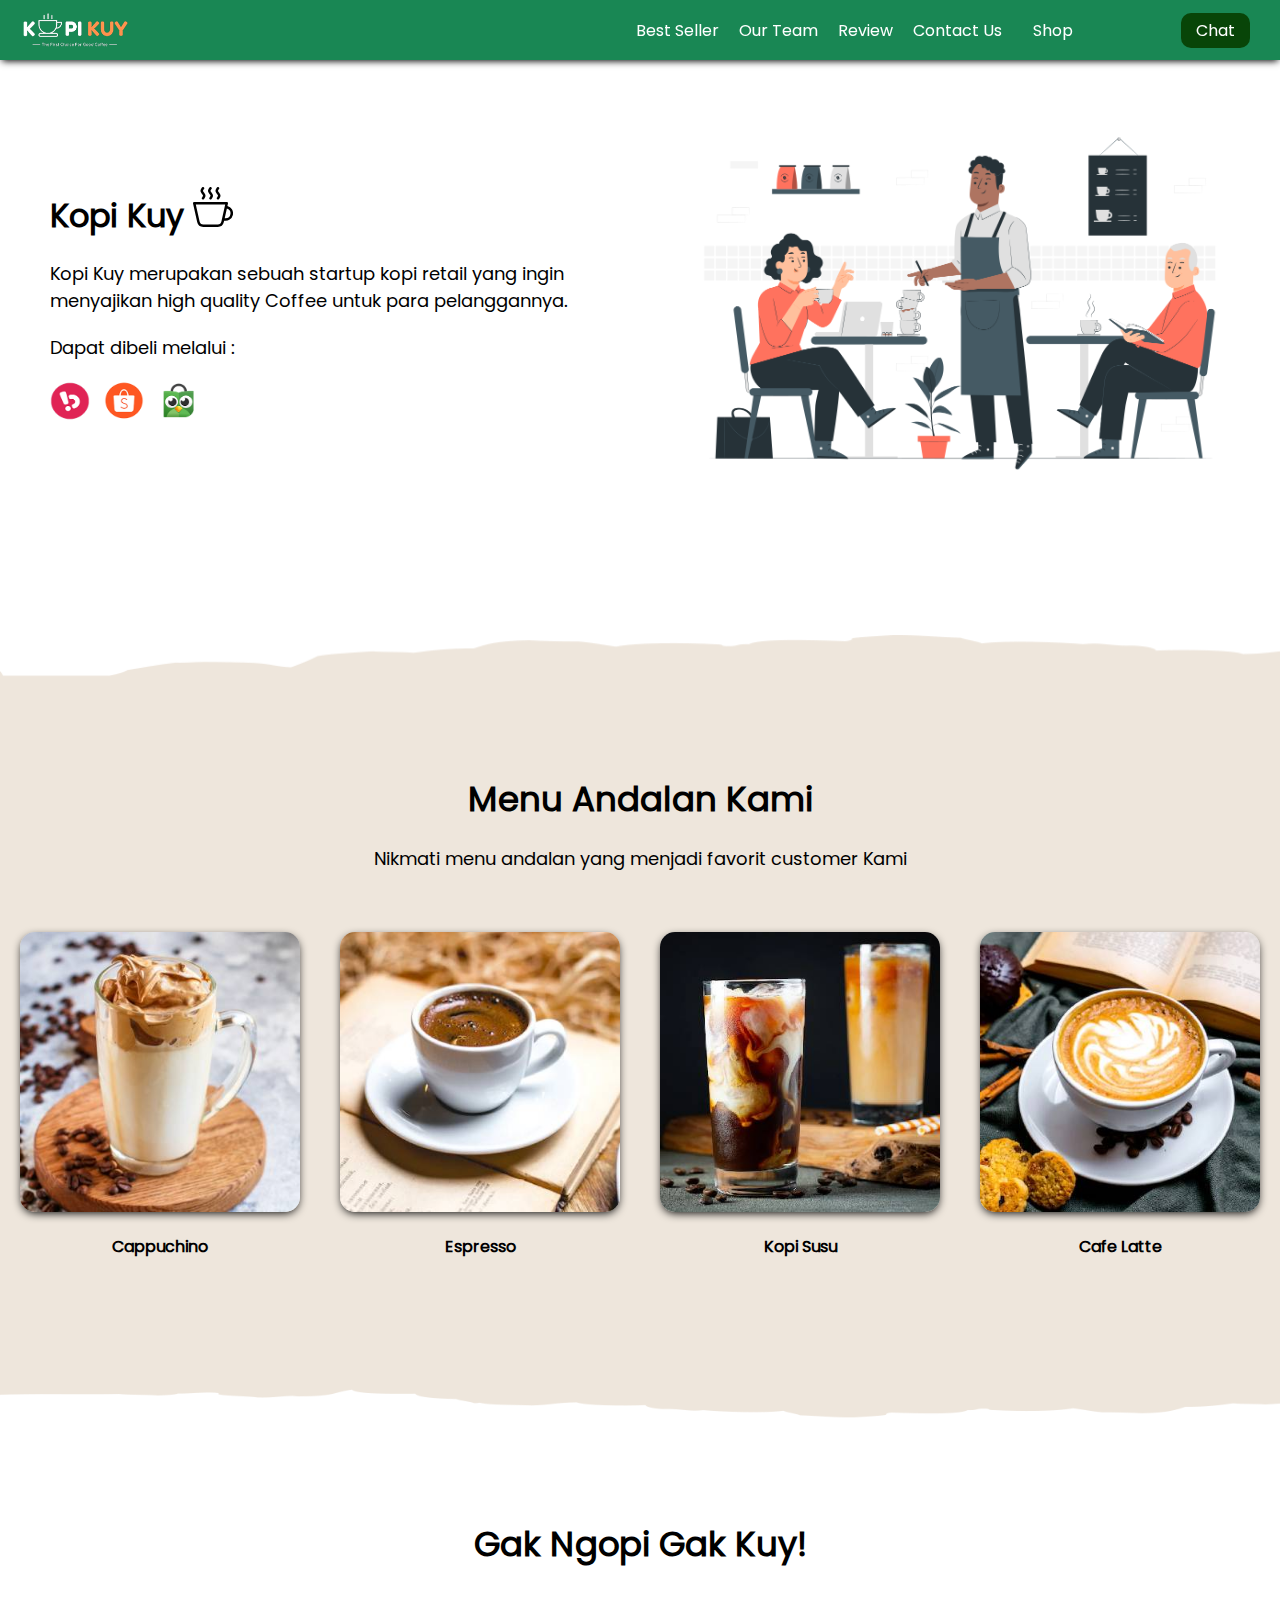
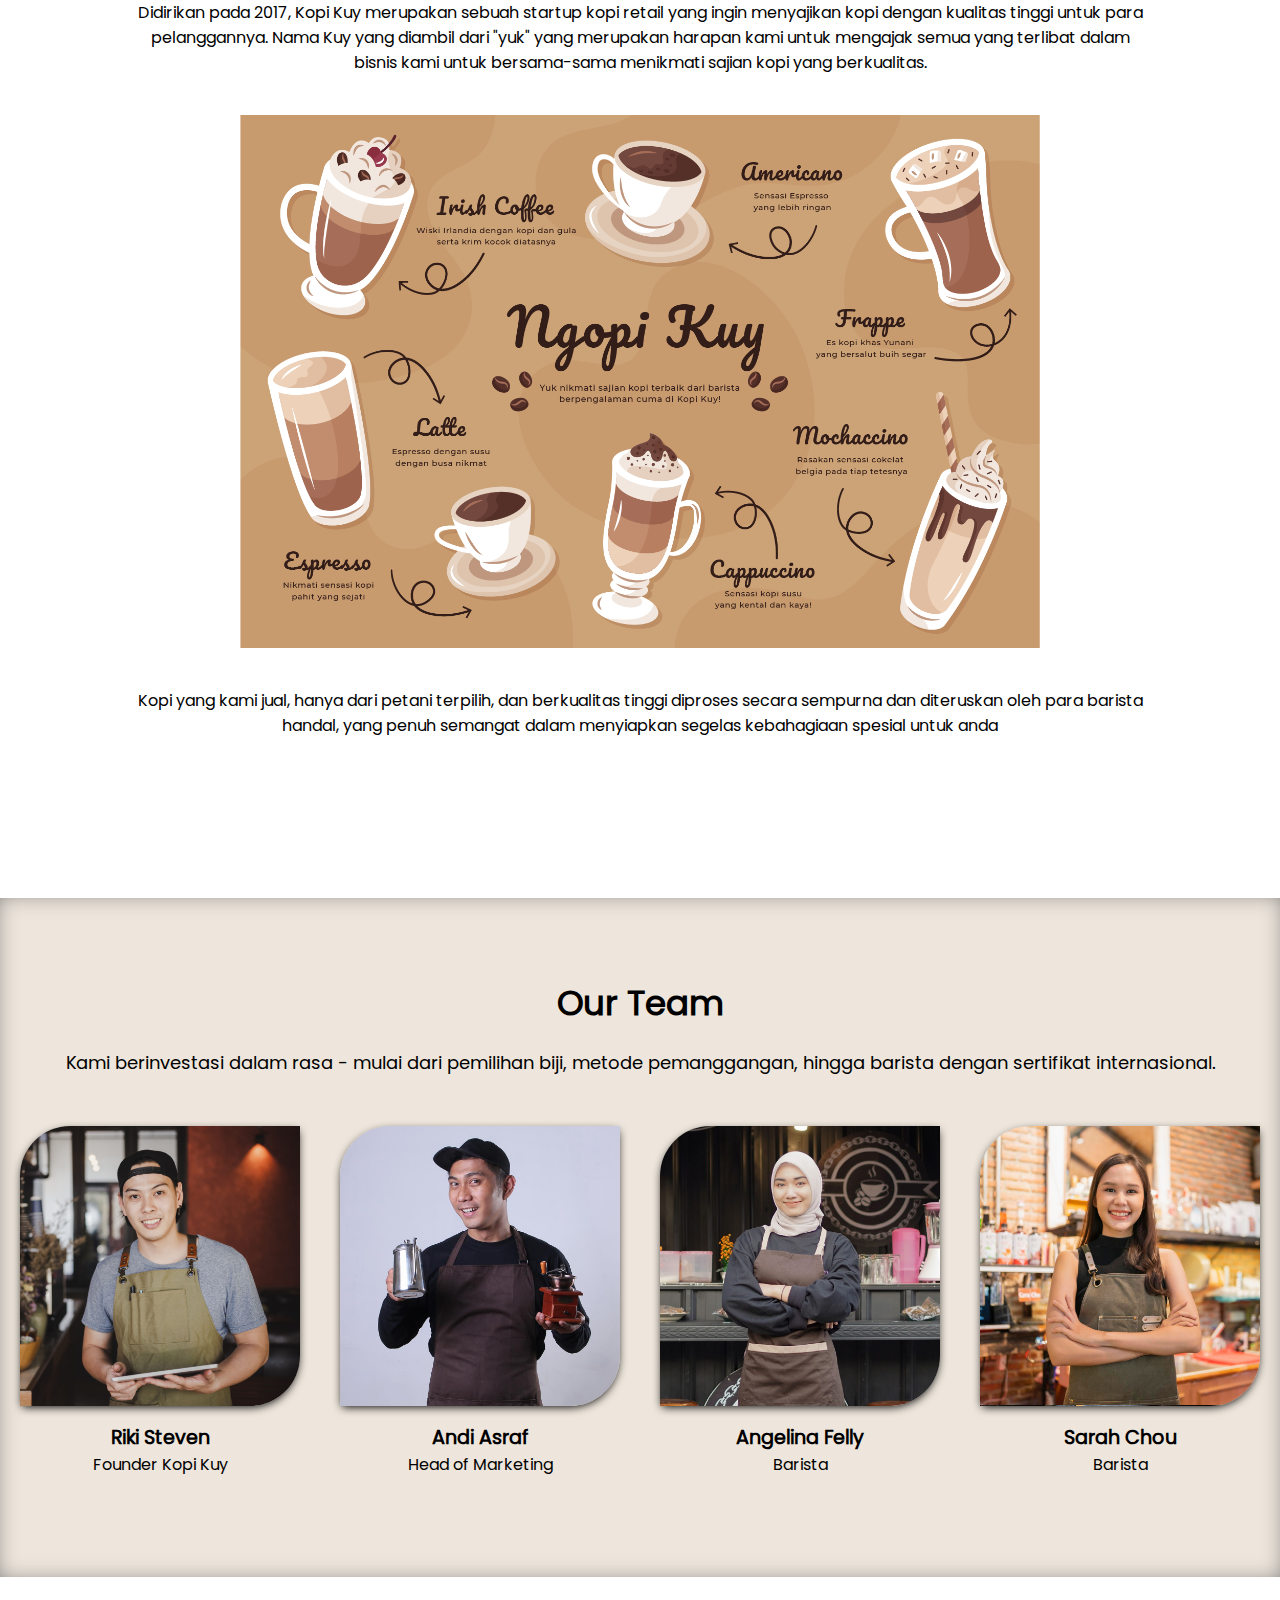
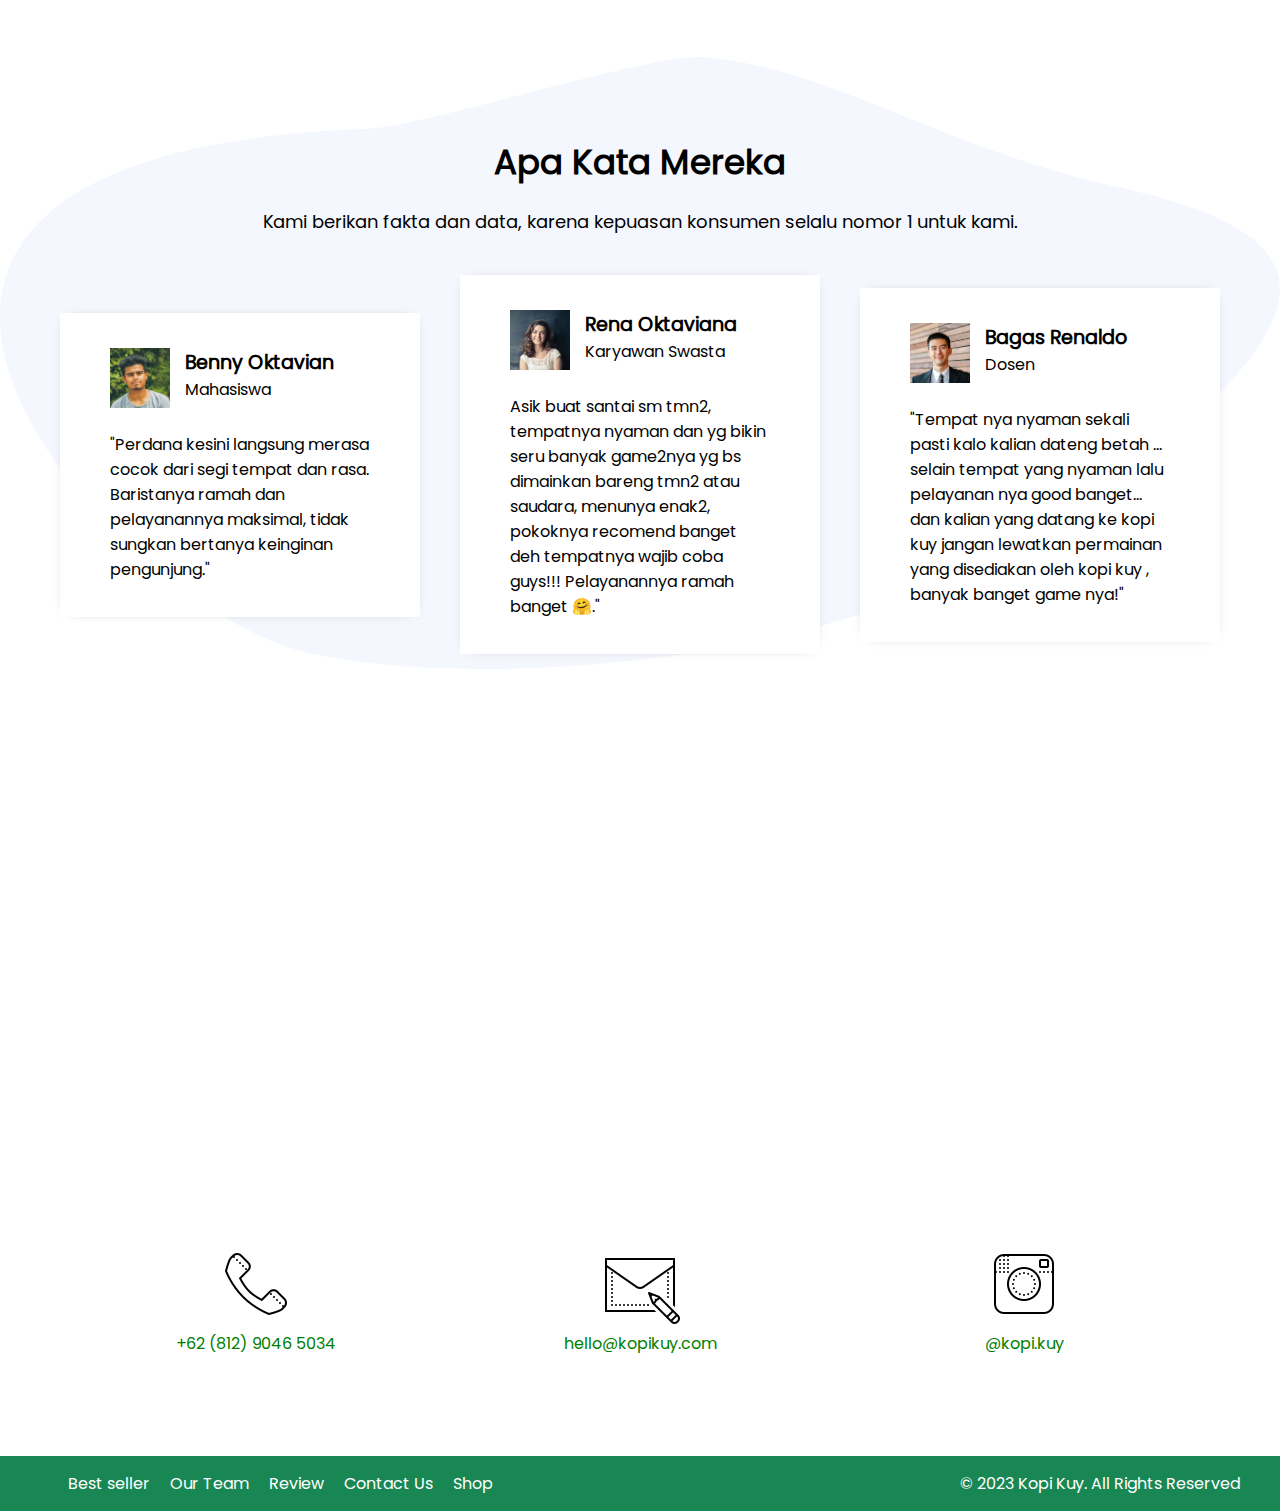
<file: index.html>
<!DOCTYPE html>
<html lang="id">

<head>
    <meta charset="UTF-8">
    <meta http-equiv="X-UA-Compatible" content="IE=edge">
    <meta name="viewport" content="width=device-width, initial-scale=1.0">
    <link rel="shortcut icon" href="images/favicon.ico" type="image/x-icon">
    <title>Website Kopi Kuy</title>
    <link rel="stylesheet" href="css/style.css">
</head>

<body>
    <nav>
        <img class="logo" src="images/logo/logo_kuy.png">
        <div class="navigasi">
            <a href="#best-seller">Best Seller</a>
            <a href="#our-team">Our Team</a>
            <a href="#review">Review</a>
            <a href="#contact-us">Contact Us</a>
        </div>
        <a class="shop" href="produk.html">Shop</a>
        <a class="chat" href="https://wa.me/628123456?text=Saya ingin bertanya" target="_blank">Chat</a>
    </nav>

    <!-- Tulis Kode HTML / <header> Setelah baris di bawah ini (baris 28) -->


    <header>
        <div class="kiri">
            <h1>
                Kopi Kuy
                <img src="images/icon/icon_kopi.svg" alt="">
            </h1>

            <p>
                Kopi Kuy merupakan sebuah startup kopi retail yang ingin menyajikan
                high quality Coffee untuk para pelanggannya.
            </p>

            <p>
                Dapat dibeli melalui :
            </p>

            <div class="olshop">
                <img src="images/logo/logo_bukalapak.png" alt="">
                <img src="images/logo/logo_shopee.png" alt="">
                <img src="images/logo/logo_tokopedia.png" alt="">
            </div>

        </div>

        <div class="kanan">
            <img src="images/header/header2.png" alt="">

        </div>
    </header>

    <main>
        <section class="best-seller" id="best-seller">
            <h2>
                Menu Andalan Kami
            </h2>
            <p>
                Nikmati menu andalan yang menjadi favorit customer Kami
            </p>

            <div class="produk">
                <img src="images/produk/product_capuchino.jpg" alt="">
                <p>Cappuchino</p>
            </div>
            <div class="produk">
                <img src="images/produk/product_espresso.jpg" alt="">
                <p>Espresso</p>
            </div>
            <div class="produk">
                <img src="images/produk/product_kopi_susu.jpg" alt="">
                <p>Kopi Susu</p>
            </div>
            <div class="produk">
                <img src="images/produk/product_latte.jpg" alt="">
                <p>Cafe Latte</p>
            </div>
        </section>

        <section class="about-us" id="about-us">
            <h2>
                Gak Ngopi Gak Kuy!
            </h2>

            <p>
                Didirikan pada 2017, Kopi Kuy merupakan sebuah startup kopi retail
                yang ingin menyajikan kopi dengan kualitas tinggi untuk para pelanggannya.
                Nama Kuy yang diambil dari "yuk" yang merupakan harapan kami untuk mengajak semua
                yang terlibat dalam bisnis kami untuk bersama-sama menikmati sajian kopi yang berkualitas.
            </p>
            <img src="images/about-us/aset_kopi_jumbo.png" alt="">
            <p>
                Kopi yang kami jual, hanya dari petani terpilih, dan berkualitas tinggi diproses
                secara sempurna dan diteruskan oleh para barista handal, yang penuh semangat
                dalam menyiapkan segelas kebahagiaan spesial untuk anda
            </p>
        </Section>

        <section class="our-team" id="our-team">
            <h2>Our Team</h2>

            <p>Kami berinvestasi dalam rasa - mulai dari pemilihan biji, metode pemanggangan,
                hingga barista dengan sertifikat internasional.</p>

            <div class="team">
                <img src="images/team/team1.jpg" alt="">
                <h3>Riki Steven</h3>
                <p>Founder Kopi Kuy</p>
            </div>

            <div class="team">
                <img src="images/team/team2.jpg" alt="">
                <h3>Andi Asraf</h3>
                <p>Head of Marketing</p>
            </div>

            <div class="team">
                <img src="images/team/team3.jpg" alt="">
                <h3>Angelina Felly</h3>
                <p>Barista</p>
            </div>

            <div class="team">
                <img src="images/team/team4.jpg" alt="">
                <h3>Sarah Chou</h3>
                <p>Barista</p>
            </div>


        </section>

        <section class="review" id="review">
            <h2>Apa Kata Mereka</h2>

            <p>Kami berikan fakta dan data, karena kepuasan konsumen selalu nomor 1 untuk kami.</p>

            <div class="testimoni">
                <img src="images/customer/customer1.jpg" alt="">
                <div class="profile">
                    <h3>Benny Oktavian</h3>
                    <p>Mahasiswa</p>
                </div>
                <p>"Perdana kesini langsung merasa cocok dari segi tempat dan rasa.
                    Baristanya ramah dan pelayanannya maksimal, tidak sungkan bertanya keinginan pengunjung."</p>
            </div>

            <div class="testimoni">
                <img src="images/customer/customer2.jpg" alt="">
                <div class="profile">
                    <h3>Rena Oktaviana</h3>
                    <p>Karyawan Swasta</p>
                </div>
                <p>Asik buat santai sm tmn2, tempatnya nyaman dan yg bikin seru banyak game2nya
                    yg bs dimainkan bareng tmn2 atau saudara, menunya enak2, pokoknya recomend
                    banget deh tempatnya wajib coba guys!!! Pelayanannya ramah banget 🤗."</p>
            </div>

            <div class="testimoni">
                <img src="images/customer/customer3.jpg" alt="">
                <div class="profile">
                    <h3>Bagas Renaldo</h3>
                    <p>Dosen</p>
                </div>
                <p>"Tempat nya nyaman sekali pasti kalo kalian dateng betah ...
                    selain tempat yang nyaman lalu pelayanan nya good banget...
                    dan kalian yang datang ke kopi kuy jangan lewatkan permainan yang disediakan
                    oleh kopi kuy , banyak banget game nya!"</p>
            </div>

        </section>

        <section class="contact-us" id="contact-us">
            <iframe
                src="https://www.google.com/maps/embed?pb=!1m14!1m8!1m3!1d7932.741866032694!2d106.668581!3d-6.214715!3m2!1i1024!2i768!4f13.1!3m3!1m2!1s0x2e69f9912c7f297b%3A0xe5a3a671dae861ab!2sKopi%20kuy!5e0!3m2!1sid!2sid!4v1680617229460!5m2!1sid!2sid"
                allowfullscreen="" loading="lazy" referrerpolicy="no-referrer-when-downgrade"></iframe>

            <div class="kontak">
                <img src="images/icon/icon_phone.png" alt="">
                <p>+62 (812) 9046 5034</p>
            </div>

            <div class="kontak">
                <img src="images/icon/icon_mail.png" alt="">
                <p>hello@kopikuy.com</p>
            </div>

            <div class="kontak">
                <img src="images/icon/icon_instagram.png" alt="">
                <a href="https://instagram.com" role="button">
                    <p>@kopi.kuy</p>
                </a>
            </div>


        </section>


    </main>

    <footer>
        <div class="navigasi">
            <a href="#best-seller">Best seller</a>
            <a href="#out-team">Our Team</a>
            <a href="#review">Review</a>
            <a href="#contact-us">Contact Us</a>
            <a href="produk.html">Shop</a>
        </div>
        <p>© 2023 Kopi Kuy. All Rights Reserved</p>

    </footer>


    <!--
        Kode HTML tidak boleh lewat dari batas ini
        Pastikan setiap section di tutup
        misalnya kode <section class="best-seller"> harus ada
        di bawah kode </header> (perhatikan ada garis miringnya
        dan setiap section harus setelah kode </section>
        jangan menulis <section> di dalam <section>
    -->
</body>

</html>
</file>
<file: css/style.css>
/* Kode * di bawah ini untuk mereset tampilan setiap web browser supaya seragam */

* {
   box-sizing: border-box;
   margin: 0;
   padding: 0;
}

html {
   /* scroll-behavior: smooth agar scroll ketika klik pada navigasi menjadi halus */
   scroll-behavior: smooth;
}

/* 
Kode di bawah ini untuk mengatur nav sampai footer agar memiliki tampilan flexibel
selengkapnya akan di bahas di hari ke 3
*/

nav,
header,
section,
footer {
   /* 
      display: flex memiliki pengaturan yang dapat mengatur agar elemen
      di dalamnya memiliki ukuran yang fleksibel
      digunakan saat ada elemen yang isinya lebih dari satu kolom
   */
   display: flex;
   /* 
      align-items: center mengatur elemen di dalamnya rata tengah vertikal
   */
   align-items: center;

   /* 
      justify-content: center mengatur elemen di dalamnya rata tengah horizontal
   */
   justify-content: center;

   /* 
      flex-wrap: wrap mengatur agar jika lebar elemen berlebih, maka elemen
      akan otomatis diletakan di baris baru (tidak dipaksakan di satu baris)
   */
   flex-wrap: wrap;
}



/* 
Kode @font-face untuk menginstall font ke dalam Website 
src adalah untuk lokasi fontnya, font dapat di cari di website https://fonts.google.com/
dengan memberi nama family, maka kita mendaftarkan font tersebut ke dalam website
*/

@font-face {
   src: url(../fonts/poppins.woff2);
   font-family: 'Poppins';
}

body {
   /* 
   mendaftarkan semua teks pada body menjadi family Poppins 
   kenapa pada body? karena elemen body membungkus semua elemen dari nav section sampai footer
   */
   font-family: 'Poppins';
}

/*
Misalnya ada font dari google yang bernama Irish Grover yang berada di:
https://fonts.gstatic.com/s/irishgrover/v23/buExpoi6YtLz2QW7LA4flVgv__RP.woff2

maka bisa coba copy kode berikut untuk menginstall font tadi:

@font-face {
  font-family: 'Irish Grover';
  font-style: normal;
  font-weight: 400;
  src: url(https://fonts.gstatic.com/s/irishgrover/v23/buExpoi6YtLz2QW7LA4flVgv__RP.woff2) format('woff2');
}

Jika kode di atas sudah di copy
Nanti pada element yang ingin menggunakan font Irish Grover Tadi, tinggal diganti font-familynya
misal mau mengganti h1 dan h2 maka kodenya sebagai berikut:

h1,h2 {
   font-family: 'Irish Grover';
}

*/


a {
   /* menghilangkan garis bawah pada link */
   text-decoration: none;

   /* 
   color: adalah untuk mengganti warna tulisan.
   color:unset digunakan pada a untuk menghilangkan warna bawaan pada link (biasanya warna biru) 
   */
   color: unset;
}

h2 {
   /* mengatur ukuran huruf ke 34 pixel */
   font-size: 34px;
}

h3 {
   /* mengatur ukuran huruf ke 1.2rem */
   font-size: 1.2rem;
}

h1,
h2,
h3 {
   /* mengatur tebal huruf bisa bold, normal*/
   font-weight: bold;
}

img {
   /* 
      kode max-width artinya lebar maksimal
      mengatur agar semua elemen img memiliki lebar maksimal 100% agar
      besar gambar tidak melebihi layar ataupun elemen pembungkus
   */
   max-width: 100%;
}

/* Navigasi */

nav {
   /* 
   background-color mengatur warna latar belakang 
   untuk pengguna hp, pergantian warna tidak bisa seperti vs code
   hanya dapat menggunakan warna bahasa inggris seperti: red, green, brown, purple dsb
   untuk pengguna vscode silahkan arahkan mouse ke kotak warna di bawah
   untuk mengganti warna sesuai keinginan
   */
   background-color: #198754;

   /* box-shadow membuat efek bayangan */
   box-shadow: 0 3px 7px -2px #000;

   /* width mengatur lebar elemen. 100% agar lebarnya full dari kiri sampai kanan layar */
   width: 100%;

   /* 
   padding digunakan untuk memberi jarak ke dalam. 
   efeknya bila digunakan pada elemen yang memiliki warna latar akan membuat elemen tersebut 'gemuk'
   padding-top artinya jarak ke atas, nilai padding dapat berupa
   padding-top, padding-bottom, padding-left, padding-right
   */
   padding-top: 10px;
   padding-bottom: 10px;

   /* 
   position mengatur posisi elemen, position:fixed supaya elemen nav akan ikut menempel di atas layar
   saat kita scroll ke bawah. Jika ingin navigasi gak nempel, bisa menggunakan position:static;
   */
   position: fixed;

   /* Nilai z-index semakin besar, maka elemen akan semakin di depan */
   z-index: 500;
}

img.logo {
   /* height mengatur tinggi elemen */
   height: 40px;
   /* penjelasan margin mirip dengan padding, fungsinya untuk memberi jarak pada elemen */
   margin-left: 20px;
}

div.navigasi {
   margin-left: auto;
   margin-right: 15px;
}

nav a {
   color: #fff;
   padding-left: 8px;
   padding-right: 8px;
}

a.shop {
   margin-right: 100px;
}

a.chat {
   margin-right: 30px;
   background-color: rgb(8, 69, 8);
   color: #fff;
   padding-top: 5px;
   padding-right: 15px;
   padding-bottom: 5px;
   padding-left: 15px;
   border-radius: 10px;
}


/* 
   PERHATIKAN bahwa dalam mengatur elemen, nama elemen langsung ditulis
   sedangkan untuk mengatur class, dibutuhkan tanda titik (.) terlebih dulu
   img {} berarti seluruh elemen dengan tag img (<img src="....">), 
   sedangkan .img artinya hanya elemen dengan class img (<img class="img" src="...">) 
*/


/* HEADER */


header,
section {
   /*
    padding mengatur jarak ke dalam
    pada padding dan margin ditambahkan top / right / bottom / top 
    untuk mengatur jarak masing-masing 
   */
   padding-top: 80px;
   padding-bottom: 80px;

   /* margin mengatur jarak ke luar */
   margin-bottom: 80px;
}

/* penulisan CSS dapat digabung dengan beberapa elemen */
header div.kiri,
header div.kanan {
   /* width mengatur lebar elemen. 50% artinya setengah ukuran elemen pembungkus */
   width: 50%;
   padding: 50px;
}

header h1 {
   margin-bottom: 20px;
}

header p {
   /* font-size digunakan untuk mengatur ukuran huruf */
   font-size: 18px;
   margin-bottom: 20px;
}

div.olshop img {
   width: 40px;
   /* aspect-ratio:1 agar tinggi menyesuaikan width */
   aspect-ratio: 1;
   margin-right: 10px;
}

/* Best Seller */

section.best-seller {
   position: relative;

   /* background-color mengatur warna latar belakang elemen */
   background-color: #EEE6DC;

   /* text-align mengatur rata tulisan, bisa bernilai: left, right, center, justify */
   text-align: center;
}

/* 
terkait position, after, dan before memerlukan pemahaman mendalam
terkait layout pada CSS untuk dapat memahami secara penuh 
*/

section.best-seller::before,
section.best-seller::after {
   position: absolute;
   content: "";
   width: 100%;
   height: 76px;

   /* background-image untuk menambahkan gambar sebagai background */
   background-image: url(../images/background/garis-atas.png);

   /*background-size agar gambar latar menyesuaikan tinggi / lebar elemen */
   background-size: cover;

   top: -60px;
   left: 0;
}

section.best-seller::after {
   height: 60px;
   background-image: url(../images/background/garis-bawah.png);
   top: unset;
   bottom: -60px;
}

section.best-seller h2 {
   margin-bottom: 20px;
   width: 100%;
}

/* 
Penulisan section.best-seller > p berarti mengatur elemen p yang langsung
di bungkus oleh elemen <section class="best-seller">
aturan ini tidak berlaku untuk elemen <p> yang ada di dalam <div class="produk">
*/

section.best-seller>p {
   font-size: 18px;
   margin-bottom: 40px;
   width: 100%;
}

div.produk {
   /* 
      Penulisan padding dan margin seperti padding:20px ini penulisan singkat 
      yang berarti top, right, bottom, left nilainya sama, yaitu 20px 
   */
   padding: 20px;
   width: 25%;
}

div.produk img {
   /* transition membuat animasi transisi dari perubahan style, 0.3s berarti 0.3 detik */
   transition: all 0.3s ease;

   /* border-radius  Membuat sudut membulat */
   border-radius: 15px;

   /* box-shadow membuat efek bayangan */
   box-shadow: 0 3px 10px -2px #000;
}

/*

kode div.produk img:hover akan dijalankan saat mouse ada di atas elemen <img> yang ada
di dalam <div class="produk"> 
karena ada efek transition pada div.produk img 
maka akan menghasilkan efek animasi yang smooth

*/
div.produk img:hover {

   /* membuat transformasi, bisa berupa scale(1.05), rotate(180deg), translateY(-50px), dsb */
   transform: scale(0.9);
   border-radius: 50%;
}

div.produk p {
   margin-top: 15px;
   font-weight: bold;
}



/* About US */

section.about-us {
   /* max-width: 80%; mengatur lebar maksimal elemen tidak boleh melebihi 80% layar */
   max-width: 80%;

   /* margin-left dan margin-right auto akan membuat posisi elemen berada di tengah */
   margin-left: auto;
   margin-right: auto;
   text-align: center;
}

section.about-us h2 {
   margin-bottom: 30px;
   width: 100%;
}

section.about-us img {
   /* 
      Penulisan width: 800px dan max-width: 100% mengatur agar
      elemen memiliki lebar 800px namun tidak boleh melebihi 100% ukuran layar
   */
   width: 800px;
   max-width: 100%;
   margin: auto;
}

/*
section.about-us p:nth-child(2) berarti mengatur elemen ke 2 dengan jenis <p>
yang ada di dalam <section class="about-us">
*/

section.about-us p:nth-child(2) {
   margin-bottom: 40px;
}

section.about-us p:nth-child(4) {
   margin-top: 40px;
}


/* OUR TEAM */

section.our-team {
   background-color: #EEE6DC;
   box-shadow: inset 0px 0px 23px -6px #707070;
   text-align: center;
}

section.our-team h2 {
   margin-bottom: 20px;
   width: 100%;
}

section.our-team>p {
   margin-bottom: 30px;
   font-size: 18px;
   width: 800px;
   max-width: 90%;
   margin-left: auto;
   margin-right: auto;
   width: 100%;
}

div.team {
   width: 25%;
   padding: 20px;
}

div.team img {
   width: 100%;
   aspect-ratio: 1/1;
   object-fit: cover;
   box-shadow: 0 3px 10px -2px #000;
   border-radius: 50px 0px 50px 0px;
   margin-bottom: 10px;
}


/* REVIEW */

section.review {
   background-image: url(../images/background/bg-review.svg);
   /* 
      background-size: contain;
      membuat gambar latar belakang tidak terpotong
   */
   background-size: contain;

   /* 
      background-repeat: no-repeat;
      membuat gambar latar belakang tidak diulang (duplikat)
   */
   background-repeat: no-repeat;
   padding-left: 40px;
   padding-right: 40px;
   justify-content: space-around;
   /* align-items: stretch; membuat tinggi elemen di dalam .review .baris seragam */
   text-align: center;
}

section.review h2 {
   margin-bottom: 20px;
   width: 100%;
}

section.review>p {
   margin-bottom: 40px;
   font-size: 18px;
   width: 100%;
}

div.testimoni {
   width: 30%;
   display: flex;
   flex-wrap: wrap;
   padding: 35px 50px;
   box-shadow: 0px 0px 12px -10px #000;
   background-color: #fff;
}

div.testimoni img {
   width: 60px;
   height: 60px;
   margin-right: 15px;
   object-fit: cover;
}

div.profile {
   text-align: left;
   display: block;
   margin-bottom: 30px;
   width: calc(100% - 75px);
}

div.profile p {
   width: 100%;
   text-align: left;
}

div.testimoni>p {
   width: 100%;
   text-align: left;
}


/* CONTACT US */
section.contact-us {
   margin-bottom: 20px;
}

section.contact-us iframe {
   width: 100%;
   height: 300px;
   border: 0;
}

div.kontak {
   width: 30%;
   /* color mengatur warna tulisan */
   color: green;
   text-align: center;
   margin-top: 50px;
}


/* FOOTER */

footer {
   background-color: #198754;
   padding-top: 15px;
   padding-bottom: 15px;
   color: #fff;
   padding-right: 40px;
   padding-left: 40px;
}

footer div.navigasi {
   margin-left: 20px;
   margin-right: auto;
}

footer div.navigasi a {
   padding: 8px;
}

/* UNTUK kode RESPONSIF hari ke 3 tulis DI BAWAH sini */

@media (max-width:600px) {



   div.navigasi {

      display: none;

   }



   a.shop {

      margin-right: 20px;

      margin-left: auto;

   }



   header div.kiri,

   header div.kanan {

      width: 100%;

      padding: 30px;

      text-align: center;

   }

   div.produk,

   div.kontak,

   div.team {

      width: 50%;

   }

   div.testimoni {
      width: 100%;
      padding: 40px 30px;
      margin-bottom: 20px;
   }

   /*Akhir media query*/

}

/* Kode CSS Selesai di sini */
</file>
